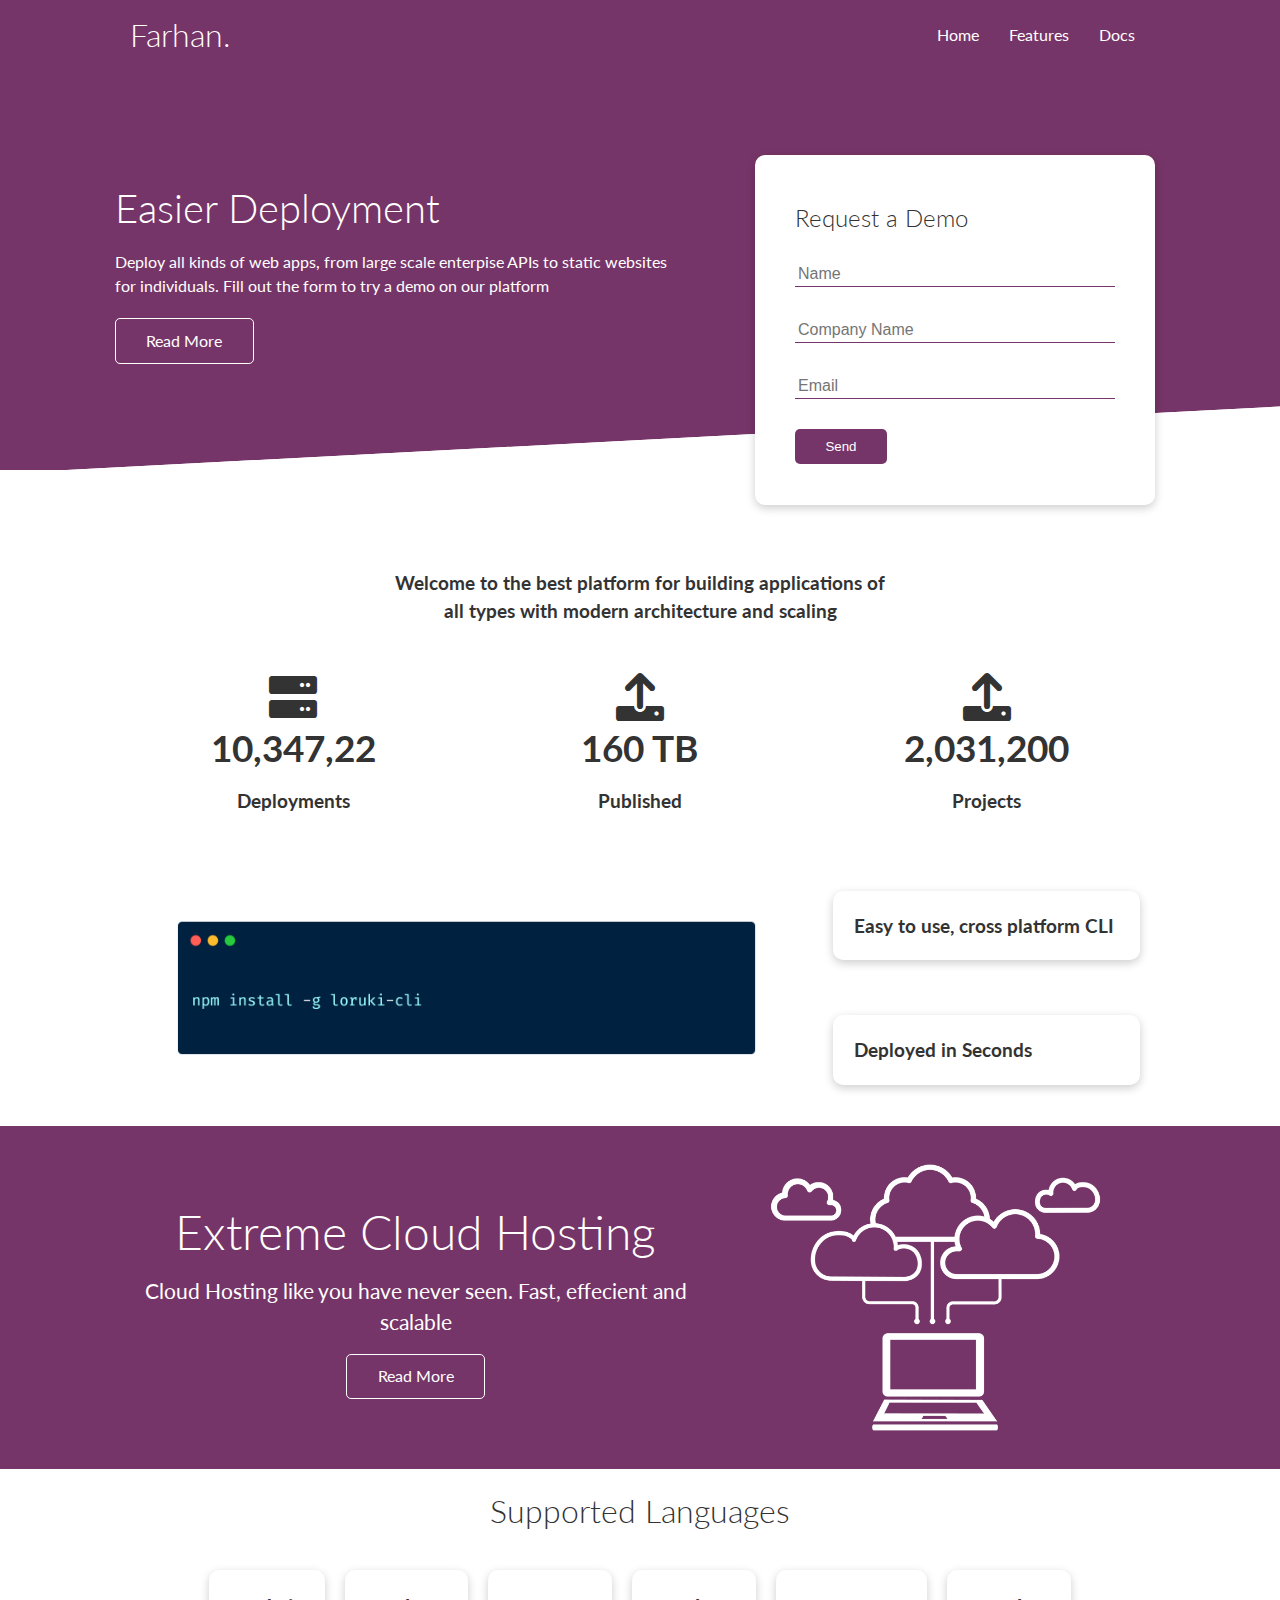
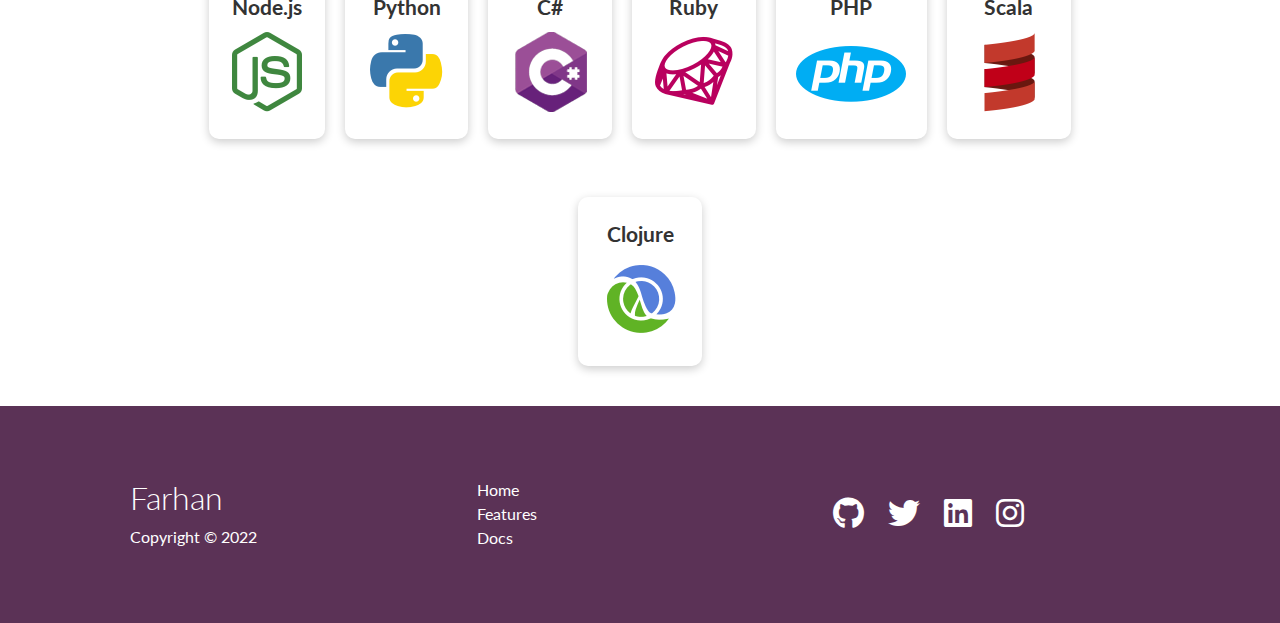
<file: index.html>
<!DOCTYPE html>
<html lang="en">
  <head>
    <meta charset="UTF-8" />
    <meta http-equiv="X-UA-Compatible" content="IE=edge" />
    <meta name="viewport" content="width=device-width, initial-scale=1.0" />
    <link
      rel="stylesheet"
      href="https://cdnjs.cloudflare.com/ajax/libs/font-awesome/6.0.0/css/all.min.css"
      crossorigin="anonymous"
    />
    <link rel="stylesheet" href="css/utilities.css" />
    <link rel="stylesheet" href="css/style.css" />
    <title>Farhan | Cloud Hosting Application</title>
  </head>
  <body>
    <!-- Navbar -->
    <div class="navbar">
      <div class="container flex">
        <h1 class="logo">Farhan.</h1>
        <nav>
          <ul>
            <li><a href="index.html">Home</a></li>
            <li><a href="features.html">Features</a></li>
            <li><a href="docs.html">Docs</a></li>
          </ul>
        </nav>
      </div>
    </div>

    <!-- Showcase -->
    <section class="showcase">
      <div class="container grid">
        <div class="showcase-text">
          <h1>Easier Deployment</h1>
          <p>
            Deploy all kinds of web apps, from large scale enterpise APIs to
            static websites for individuals. Fill out the form to try a demo on
            our platform
          </p>
          <a href="features.html" class="btn btn-outline">Read More</a>
        </div>

        <div class="showcase-form card">
          <h2>Request a Demo</h2>
          <form>
            <div class="form-control">
              <input type="text" name="name" placeholder="Name" required />
            </div>
            <div class="form-control">
              <input
                type="text"
                name="company"
                placeholder="Company Name"
                required
              />
            </div>
            <div class="form-control">
              <input type="email" name="email" placeholder="Email" required />
            </div>
            <input type="submit" value="Send" class="btn btn-primary" />
          </form>
        </div>
      </div>
    </section>

    <!-- Stats -->
    <section class="stats">
      <div class="container">
        <h3 class="stats-heading text-center my-1">
          Welcome to the best platform for building applications of all types
          with modern architecture and scaling
        </h3>

        <div class="grid grid-3 text-center my-4">
          <div>
            <i class="fas fa-server fa-3x"></i>
            <h3>10,347,22</h3>
            <p class="text-secondary">Deployments</p>
          </div>
          <div>
            <i class="fas fa-upload fa-3x"></i>
            <h3>160 TB</h3>
            <p class="text-secondary">Published</p>
          </div>
          <div>
            <i class="fas fa-upload fa-3x"></i>
            <h3>2,031,200</h3>
            <p class="text-secondary">Projects</p>
          </div>
        </div>
      </div>
    </section>

    <!-- CLI -->
    <section class="cli">
      <div class="container grid">
        <img src="images/cli.png" alt="Picture of a command" />
        <div class="card">
          <h3>Easy to use, cross platform CLI</h3>
        </div>
        <div class="card">
          <h3>Deployed in Seconds</h3>
        </div>
      </div>
    </section>
    <!-- Cloud -->
    <section class="cloud bg-primary my-2 py-2">
      <div class="container grid">
        <div class="text-center">
          <h2 class="lg">Extreme Cloud Hosting</h2>
          <p class="lead my-1">
            Cloud Hosting like you have never seen. Fast, effecient and scalable
          </p>
          <a href="features.html" class="btn btn-outline">Read More</a>
        </div>
        <img src="images/cloud.png" alt="Logo image of a cloud" />
      </div>
    </section>

    <!-- Languages -->
    <section class="languages">
      <h2 class="md text-center my-2">Supported Languages</h2>
      <div class="container flex">
        <div class="card">
          <h4>Node.js</h4>
          <img src="images/logos/node.png" alt="Logo image of a node" />
        </div>
        <div class="card">
          <h4>Python</h4>
          <img src="images/logos/python.png" alt="Logo image of a python" />
        </div>
        <div class="card">
          <h4>C#</h4>
          <img src="images/logos/csharp.png" alt="Logo image of a C#" />
        </div>
        <div class="card">
          <h4>Ruby</h4>
          <img src="images/logos/ruby.png" alt="Logo image of a ruby" />
        </div>
        <div class="card">
          <h4>PHP</h4>
          <img src="images/logos/php.png" alt="Logo image of a php" />
        </div>
        <div class="card">
          <h4>Scala</h4>
          <img src="images/logos/scala.png" alt="Logo image of a scala" />
        </div>
        <div class="card">
          <h4>Clojure</h4>
          <img src="images/logos/clojure.png" alt="Logo image of a clojure" />
        </div>
      </div>
    </section>

    <!-- Footer -->
    <footer class="footer bg-dark py-5">
      <div class="container grid grid-3">
        <div>
          <h1>Farhan</h1>
          <p>Copyright &copy; 2022</p>
        </div>
        <nav>
          <ul>
            <li><a href="index.html">Home</a></li>
            <li><a href="features.html">Features</a></li>
            <li><a href="docs.html">Docs</a></li>
          </ul>
        </nav>
        <div class="social">
          <a href="#"><i class="fab fa-github fa-2x"></i></a>
          <a href="#"><i class="fab fa-twitter fa-2x"></i></a>
          <a href="#"><i class="fab fa-linkedin fa-2x"></i></a>
          <a href="#"><i class="fab fa-instagram fa-2x"></i></a>
        </div>
      </div>
    </footer>
  </body>
</html>
</file>
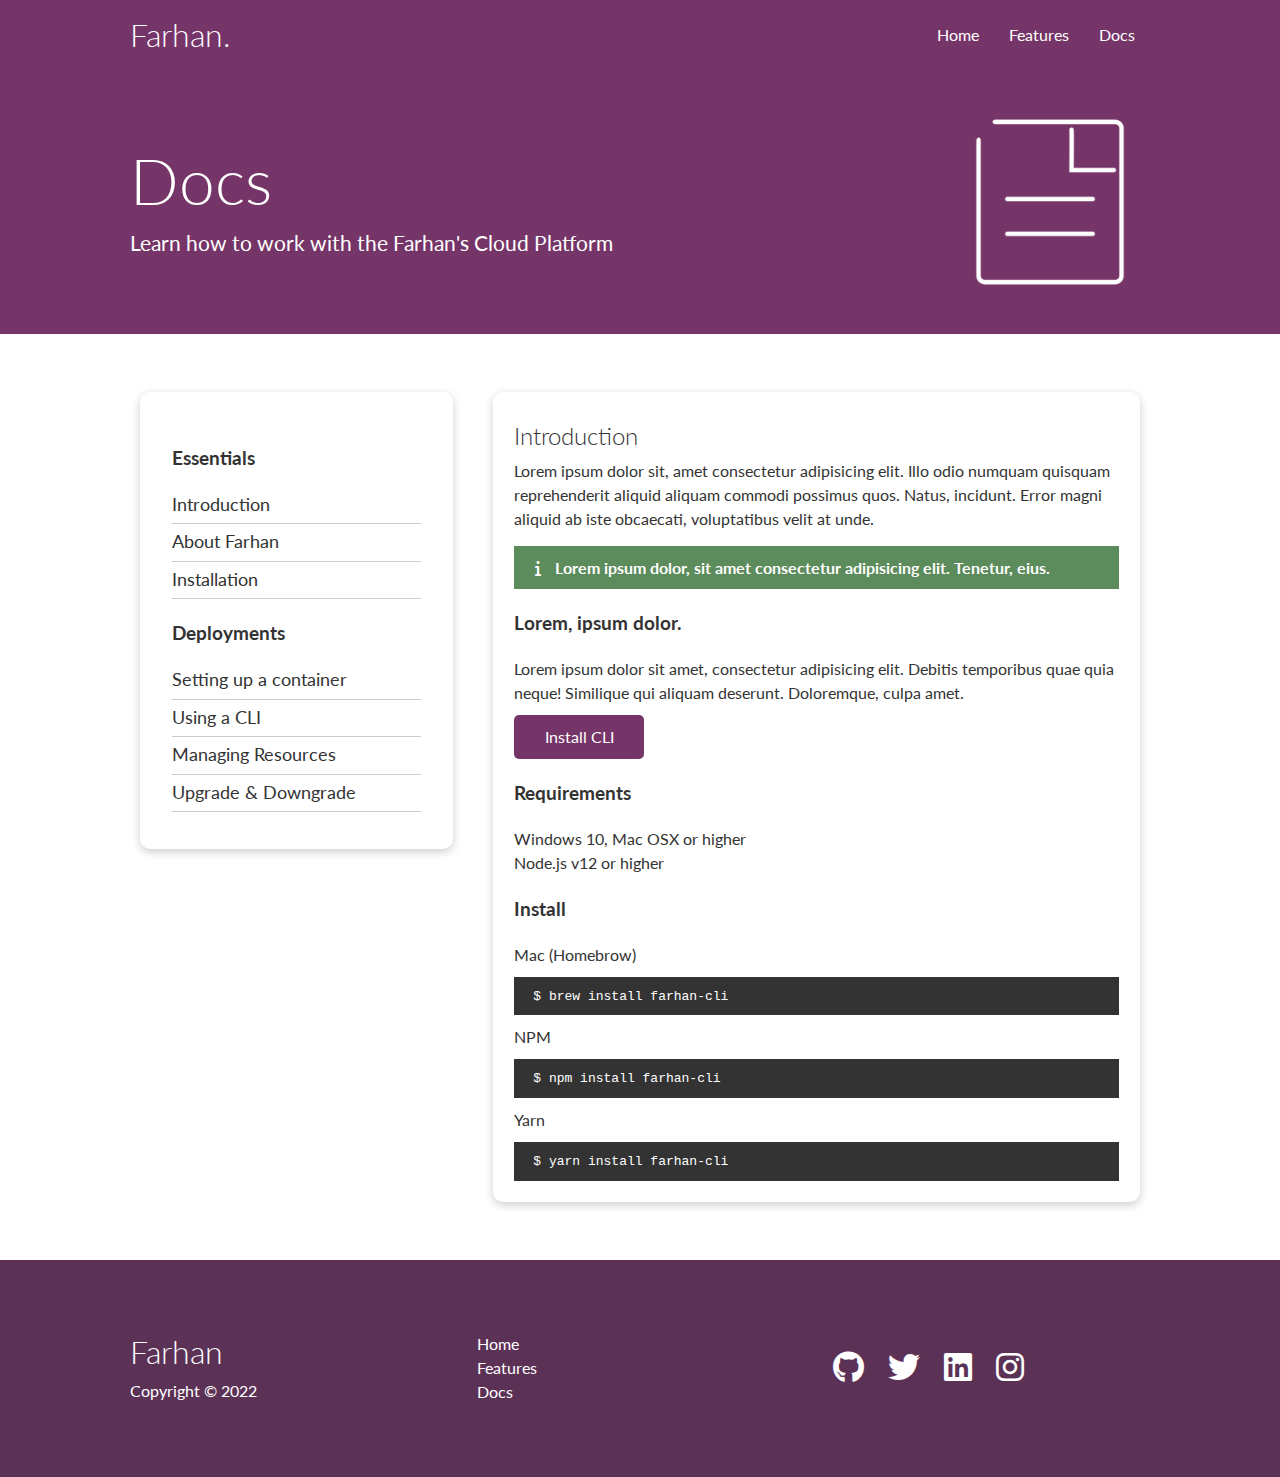
<file: docs.html>
<!DOCTYPE html>
<html lang="en">
  <head>
    <meta charset="UTF-8" />
    <meta http-equiv="X-UA-Compatible" content="IE=edge" />
    <meta name="viewport" content="width=device-width, initial-scale=1.0" />
    <link
      rel="stylesheet"
      href="https://cdnjs.cloudflare.com/ajax/libs/font-awesome/6.0.0/css/all.min.css"
      crossorigin="anonymous"
    />
    <link rel="stylesheet" href="css/utilities.css" />
    <link rel="stylesheet" href="css/style.css" />
    <title>Farhan | Cloud Hosting Application</title>
  </head>
  <body>
    <!-- Navbar -->
    <div class="navbar">
      <div class="container flex">
        <h1 class="logo">Farhan.</h1>
        <nav>
          <ul>
            <li><a href="index.html">Home</a></li>
            <li><a href="features.html">Features</a></li>
            <li><a href="docs.html">Docs</a></li>
          </ul>
        </nav>
      </div>
    </div>

    <!-- Head -->
    <section class="docs-head bg-primary py-3">
      <div class="container grid">
        <div>
          <h1 class="xl">Docs</h1>
          <p class="lead">Learn how to work with the Farhan's Cloud Platform</p>
        </div>
        <img src="images/docs.png" alt="Image logo of a Document" />
      </div>
    </section>

    <!-- Docs main -->
    <section class="docs-main py-4">
      <div class="container grid">
        <div class="card bg-light p-3">
          <h3 class="my-2">Essentials</h3>
          <nav>
            <ul>
              <li><a href="#">Introduction</a></li>
              <li><a href="#">About Farhan</a></li>
              <li><a href="#">Installation</a></li>
            </ul>
          </nav>
          <h3 class="my-2">Deployments</h3>
          <nav>
            <ul>
              <li><a href="#">Setting up a container</a></li>
              <li><a href="#">Using a CLI</a></li>
              <li><a href="#">Managing Resources</a></li>
              <li><a href="#">Upgrade & Downgrade</a></li>
            </ul>
          </nav>
        </div>
        <div class="card">
          <h2>Introduction</h2>
          <p>
            Lorem ipsum dolor sit, amet consectetur adipisicing elit. Illo odio
            numquam quisquam reprehenderit aliquid aliquam commodi possimus
            quos. Natus, incidunt. Error magni aliquid ab iste obcaecati,
            voluptatibus velit at unde.
          </p>
          <div class="alert alert-success">
            <i class="fas fa-info"></i>
            Lorem ipsum dolor, sit amet consectetur adipisicing elit. Tenetur,
            eius.
          </div>

          <h3>Lorem, ipsum dolor.</h3>
          <p>
            Lorem ipsum dolor sit amet, consectetur adipisicing elit. Debitis
            temporibus quae quia neque! Similique qui aliquam deserunt.
            Doloremque, culpa amet.
          </p>
          <a href="#" class="btn btn-primary">Install CLI</a>

          <h3>Requirements</h3>
          <ul>
            <li>Windows 10, Mac OSX or higher</li>
            <li>Node.js v12 or higher</li>
          </ul>

          <h3>Install</h3>
          <p>Mac (Homebrow)</p>
          <pre><code>$ brew install farhan-cli</code></pre>

          <p>NPM</p>
          <pre><code>$ npm install farhan-cli</code></pre>

          <p>Yarn</p>
          <pre><code>$ yarn install farhan-cli</code></pre>
        </div>
      </div>
    </section>

    <!-- Footer -->
    <footer class="footer bg-dark py-5">
      <div class="container grid grid-3">
        <div>
          <h1>Farhan</h1>
          <p>Copyright &copy; 2022</p>
        </div>
        <nav>
          <ul>
            <li><a href="index.html">Home</a></li>
            <li><a href="features.html">Features</a></li>
            <li><a href="docs.html">Docs</a></li>
          </ul>
        </nav>
        <div class="social">
          <a href="#"><i class="fab fa-github fa-2x"></i></a>
          <a href="#"><i class="fab fa-twitter fa-2x"></i></a>
          <a href="#"><i class="fab fa-linkedin fa-2x"></i></a>
          <a href="#"><i class="fab fa-instagram fa-2x"></i></a>
        </div>
      </div>
    </footer>
  </body>
</html>
</file>
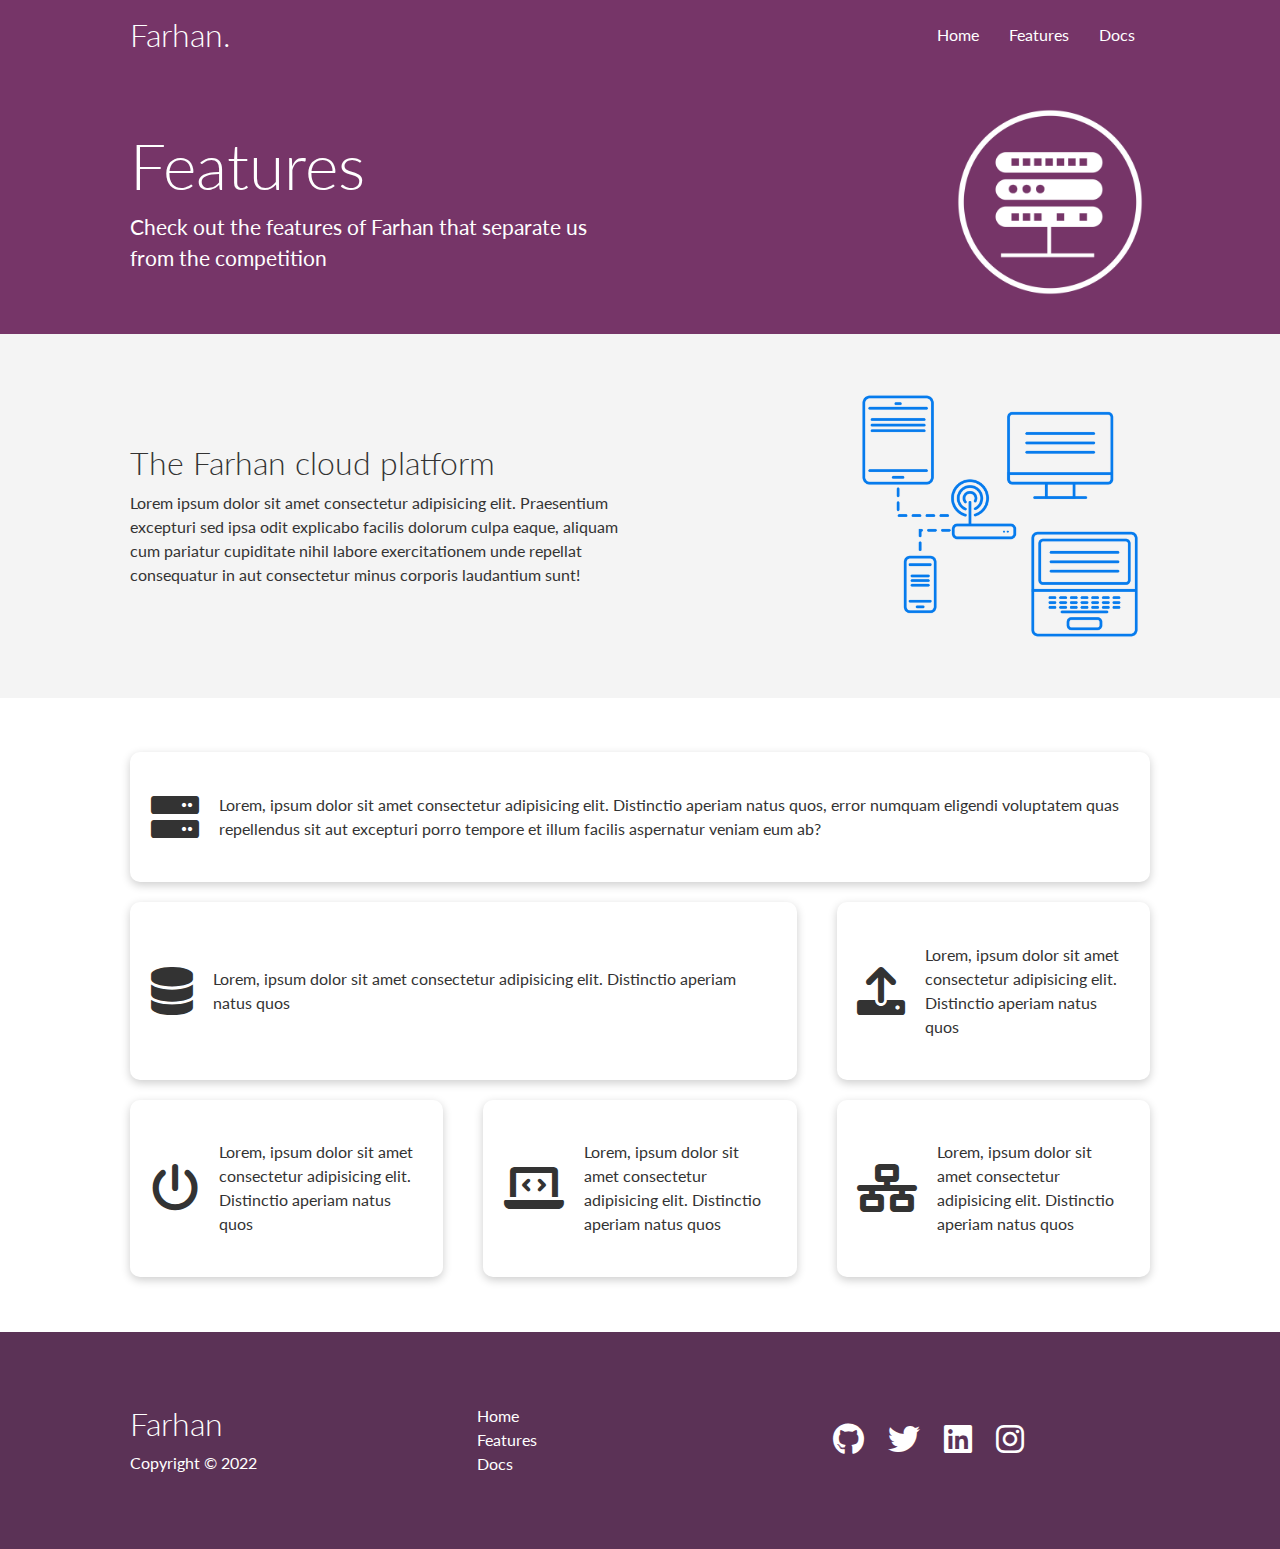
<file: features.html>
<!DOCTYPE html>
<html lang="en">
  <head>
    <meta charset="UTF-8" />
    <meta http-equiv="X-UA-Compatible" content="IE=edge" />
    <meta name="viewport" content="width=device-width, initial-scale=1.0" />
    <link
      rel="stylesheet"
      href="https://cdnjs.cloudflare.com/ajax/libs/font-awesome/6.0.0/css/all.min.css"
      crossorigin="anonymous"
    />
    <link rel="stylesheet" href="css/utilities.css" />
    <link rel="stylesheet" href="css/style.css" />
    <title>Farhan | Cloud Hosting Application</title>
  </head>
  <body>
    <!-- Navbar -->
    <div class="navbar">
      <div class="container flex">
        <h1 class="logo">Farhan.</h1>
        <nav>
          <ul>
            <li><a href="index.html">Home</a></li>
            <li><a href="features.html">Features</a></li>
            <li><a href="docs.html">Docs</a></li>
          </ul>
        </nav>
      </div>
    </div>

    <!-- Head -->
    <section class="features-head bg-primary py-3">
      <div class="container grid">
        <div>
          <h1 class="xl">Features</h1>
          <p class="lead">
            Check out the features of Farhan that separate us from the
            competition
          </p>
        </div>
        <img src="images/server.png" alt="Image logo of a server" />
      </div>
    </section>

    <!-- Sub-Head -->
    <section class="features-sub-head bg-light py-3">
      <div class="container grid">
        <div>
          <h1 class="md">The Farhan cloud platform</h1>
          <p>
            Lorem ipsum dolor sit amet consectetur adipisicing elit. Praesentium
            excepturi sed ipsa odit explicabo facilis dolorum culpa eaque,
            aliquam cum pariatur cupiditate nihil labore exercitationem unde
            repellat consequatur in aut consectetur minus corporis laudantium
            sunt!
          </p>
        </div>
        <img src="images/server2.png" alt="Image logo of a server 2" />
      </div>
    </section>

    <section class="features-main my-2">
      <div class="container grid grid-3">
        <div class="card flex">
          <i class="fas fa-server fa-3x"> </i>
          <p>
            Lorem, ipsum dolor sit amet consectetur adipisicing elit. Distinctio
            aperiam natus quos, error numquam eligendi voluptatem quas
            repellendus sit aut excepturi porro tempore et illum facilis
            aspernatur veniam eum ab?
          </p>
        </div>
        <div class="card flex">
          <i class="fas fa-database fa-3x"> </i>
          <p>
            Lorem, ipsum dolor sit amet consectetur adipisicing elit. Distinctio
            aperiam natus quos
          </p>
        </div>
        <div class="card flex">
          <i class="fas fa-upload fa-3x"> </i>
          <p>
            Lorem, ipsum dolor sit amet consectetur adipisicing elit. Distinctio
            aperiam natus quos
          </p>
        </div>
        <div class="card flex">
          <i class="fas fa-power-off fa-3x"> </i>
          <p>
            Lorem, ipsum dolor sit amet consectetur adipisicing elit. Distinctio
            aperiam natus quos
          </p>
        </div>
        <div class="card flex">
          <i class="fas fa-laptop-code fa-3x"> </i>
          <p>
            Lorem, ipsum dolor sit amet consectetur adipisicing elit. Distinctio
            aperiam natus quos
          </p>
        </div>
        <div class="card flex">
          <i class="fas fa-network-wired fa-3x"> </i>
          <p>
            Lorem, ipsum dolor sit amet consectetur adipisicing elit. Distinctio
            aperiam natus quos
          </p>
        </div>
      </div>
    </section>

    <!-- Footer -->
    <footer class="footer bg-dark py-5">
      <div class="container grid grid-3">
        <div>
          <h1>Farhan</h1>
          <p>Copyright &copy; 2022</p>
        </div>
        <nav>
          <ul>
            <li><a href="index.html">Home</a></li>
            <li><a href="features.html">Features</a></li>
            <li><a href="docs.html">Docs</a></li>
          </ul>
        </nav>
        <div class="social">
          <a href="#"><i class="fab fa-github fa-2x"></i></a>
          <a href="#"><i class="fab fa-twitter fa-2x"></i></a>
          <a href="#"><i class="fab fa-linkedin fa-2x"></i></a>
          <a href="#"><i class="fab fa-instagram fa-2x"></i></a>
        </div>
      </div>
    </footer>
  </body>
</html>
</file>
<file: css/utilities.css>
/* Utilities */
.container {
  max-width: 1100px;
  margin: 0 auto;
  overflow: auto;
  padding: 0 40px;
}

.text-center {
  text-align: center;
}

/* Alert */
.alert {
  background-color: var(--light-color);
  padding: 0.6rem 1.3rem;
  font-weight: bold;
  margin: 15px 0;
}

.alert i {
  margin-right: 10px;
}

.alert-success {
  background-color: var(--success-color);
  color: #fff;
}

.alert-error {
  background-color: var(--error-color);
  color: #fff;
}

/* Backgrounds and colored buttons */

.bg-primary,
.btn-primary {
  background-color: var(--primary-color);
  color: #fff;
}

.bg-secondary,
.btn-secondary {
  background-color: var(--primary-color);
  color: #fff;
}

.bg-dark,
.btn-dark {
  background-color: var(--secondary-color);
  color: #fff;
}

.bg-light,
.btn-light {
  background-color: var(--light-color);
  color: #333;
}

.bg-primary a,
.btn-primary a,
.bg-secondary a,
.btn-secondary a,
.bg-dark a,
.btn-dark a {
  color: #fff;
}

/* Text sizes */
.lead {
  font-size: 1.3rem;
}

.sm {
  font-size: 1rem;
}

.md {
  font-size: 2rem;
}

.lg {
  font-size: 3rem;
}

.xl {
  font-size: 4rem;
}

.flex {
  display: flex;
  justify-content: center;
  align-items: center;
  height: 100%;
}

.grid {
  height: 100%;
  display: grid;
  grid-template-columns: repeat(2, 1fr);
  gap: 20px;
  justify-content: center;
  align-items: center;
}

.grid-3 {
  grid-template-columns: repeat(3, 1fr);
}

.card {
  background-color: #fff;
  color: #333;
  border-radius: 10px;
  box-shadow: 0 3px 10px rgba(0, 0, 0, 0.2);
  padding: 1.3rem;
  margin: 10px;
}

.btn {
  display: inline-block;
  padding: 0.6rem 1.9rem;
  cursor: pointer;
  background-color: var(--primary-color);
  color: white;
  border: none;
  border-radius: 5px;
}

.btn-outline {
  background-color: transparent;
  border: 1px solid #fff;
}

.btn:hover {
  transform: scale(0.98);
}

/* Margin */
.my-1 {
  margin: 1rem 0;
}

.my-2 {
  margin: 1.5rem 0;
}

.my-3 {
  margin: 2rem 0;
}

.my-4 {
  margin: 3rem 0;
}

.my-5 {
  margin: 4rem 0;
}

.m-1 {
  margin: 1rem;
}

.m-2 {
  margin: 1.5rem;
}

.m-3 {
  margin: 2rem;
}

.m-4 {
  margin: 3rem;
}

.m-5 {
  margin: 4rem;
}

/* Padding */
.py-1 {
  padding: 1rem 0;
}

.py-2 {
  padding: 1.5rem 0;
}

.py-3 {
  padding: 2rem 0;
}

.py-4 {
  padding: 3rem 0;
}

.py-5 {
  padding: 4rem 0;
}

.p-1 {
  padding: 1rem;
}

.p-2 {
  padding: 1.5rem;
}

.p-3 {
  padding: 2rem;
}

.p-4 {
  padding: 3rem;
}

.p-5 {
  padding: 4rem;
}
</file>
<file: css/style.css>
@import url("https://fonts.googleapis.com/css2?family=Lato:wght@300&display=swap");

:root {
  --primary-color: #763568;
  --secondary-color: #5b3256;
  --dark-color: #5d3f6a;
  --light-color: #f4f4f4;
  --success-color: #5c8b5c;
  --error-color: #d9534f;
}

* {
  box-sizing: border-box;
  padding: 0;
  margin: 0;
}

body {
  font-family: "Lato", sans-serif;
  color: #333;
  line-height: 1.5;
}

ul {
  list-style-type: none;
}

a {
  text-decoration: none;
  color: #333;
}

h1,
h2 {
  font-weight: 350;
  line-height: 1.1;
  margin: 10px 0;
}

p {
  margin: 10px 0;
}

img {
  width: 100%;
}

code,
pre {
  background: #333;
  color: #fff;
  padding: 0.6rem;
}

/* Navbar styling */
.navbar {
  background-color: var(--primary-color);
  color: #fff;
  height: 70px;
}
.navbar ul {
  display: flex;
}
.navbar a {
  color: #fff;
  padding: 10px;
  margin: 0 5px;
}

.navbar a:hover {
  border-bottom: 2px #fff solid;
}

.navbar .flex {
  justify-content: space-between;
}

/* Showcase */
.showcase {
  height: 400px;
  background-color: var(--primary-color);
  color: #fff;
  position: relative;
}

.showcase h1 {
  font-size: 2.5rem;
}

.showcase p {
  margin: 20px 0;
}

.showcase .grid {
  grid-template-columns: 55% 45%;
  gap: 30px;
  overflow: visible;
}

.showcase-text {
  animation: slideInFromLeft 1s ease-in;
}

.showcase-form {
  position: relative;
  top: 60px;
  height: 350px;
  width: 400px;
  padding: 40px;
  z-index: 100;
  justify-self: flex-end;
  animation: slideInFromRight 1s ease-in;
}
.showcase-form .form-control {
  margin: 30px 0;
}

.showcase-form input[type="text"],
.showcase-form input[type="email"] {
  border: 0;
  border-bottom: 1px solid #763568;
  width: 100%;
  padding: 3px;
  font-size: 1rem;
}

.showcase-form input:focus {
  outline: none;
}

.showcase::before,
.showcase::after {
  content: "";
  position: absolute;
  height: 100px;
  bottom: -70px;
  right: 0;
  left: 0;
  background: #fff;
  transform: skewY(-3deg);
  -webkit-transform: skewY(-3deg);
  -moz-transform: skewY(-3deg);
  -ms-transform: skewY(-3deg);
}

/* Stats */
.stats {
  padding-top: 6.2rem;
  animation: slideInFromBottom 1s ease-in;
}

.stats-heading {
  max-width: 500px;
  margin: auto;
}

.stats .grid h3 {
  font-size: 2.3rem;
}

.stats .grid p {
  font-size: 1.2rem;
  font-weight: bold;
}

/* CLI */
.cli .grid {
  grid-template-columns: repeat(3, 1fr);
  grid-template-rows: repeat(2, 1fr);
}

.cli .grid > *:first-child {
  grid-column: 1 / span 2;
  grid-row: 1 / span 2;
}

/* Cloud */

.cloud .grid {
  grid-template-columns: 4fr 3fr;
}

/* Languages */

.languages .flex {
  flex-wrap: wrap;
}

.languages .card {
  text-align: center;
  margin: 18px 10px 40px;
  transition: transform 0.2s;
}

.languages .card h4 {
  font-size: 1.3rem;
  margin-bottom: 10px;
}

.languages .card:hover {
  transform: translateY(-15px);
}

/* Features */
.features-head img,
.docs-head img {
  width: 200px;
  justify-self: flex-end;
}

.features-sub-head img {
  width: 300px;
  justify-self: flex-end;
}

.features-main .card > i {
  margin-right: 20px;
}

.features-main .grid {
  padding: 1.9rem;
}

.features-main .grid > *:first-child {
  grid-column: 1 / span 3;
}

.features-main .grid > *:nth-child(2) {
  grid-column: 1 / span 2;
}

/* Docs */
.docs-main h3 {
  margin: 20px 0;
}

.docs-main .grid {
  grid-template-columns: 1fr 2fr;
  align-items: flex-start;
}

.docs-main nav li {
  font-size: 1.1rem;
  padding-bottom: 5px;
  margin-bottom: 5px;
  border-bottom: 1px solid #ccc;
}

.docs-main a:hover {
  font-weight: bold;
}

/* Footer */
.footer .social a {
  margin: 0 10px;
}

/* Animations */
@keyframes slideInFromLeft {
  0% {
    transform: translateX(-100%);
  }
  100% {
    transform: translateX(0);
  }
}

@keyframes slideInFromRight {
  0% {
    transform: translateX(100%);
  }
  100% {
    transform: translateX(0);
  }
}

@keyframes slideInFromTop {
  0% {
    transform: translateY(-100%);
  }
  100% {
    transform: translateX(0);
  }
}
@keyframes slideInFromBottom {
  0% {
    transform: translateY(100%);
  }
  100% {
    transform: translateX(0);
  }
}

/* Tablets */
@media (max-width: 768px) {
  .grid,
  .showcase .grid,
  .stats .grid,
  .cli .grid,
  .cloud .grid,
  .features-main .grid,
  .docs-main .grid {
    grid-template-columns: 1fr;
    grid-template-rows: 1fr;
  }

  .showcase {
    height: auto;
  }

  .showcase-text {
    text-align: center;
    margin-top: 10px;
    animation: slideInFromLeft 1s ease-in;
  }

  .showcase-form {
    justify-self: center;
    margin: auto;
    animation: slideInFromRight 1s ease-in;
  }

  .cli .grid > *:first-child {
    grid-column: 1;
    grid-row: 1;
  }

  .features-head,
  .features-sub-head,
  .docs-head {
    text-align: center;
  }

  .features-head img,
  .features-sub-head img,
  .docs-head img {
    justify-self: center;
  }

  .features-main .grid > *:nth-child(2),
  .features-main .grid > *:first-child {
    grid-column: 1;
  }
}

/* Mobile */
@media (max-width: 500px) {
  .navbar {
    height: 110px;
  }
  .navbar .flex {
    flex-direction: column;
  }
  .navbar ul {
    padding: 0.6rem;
    background-color: rgba(0, 0, 0, 0.1);
  }
}
</file>
